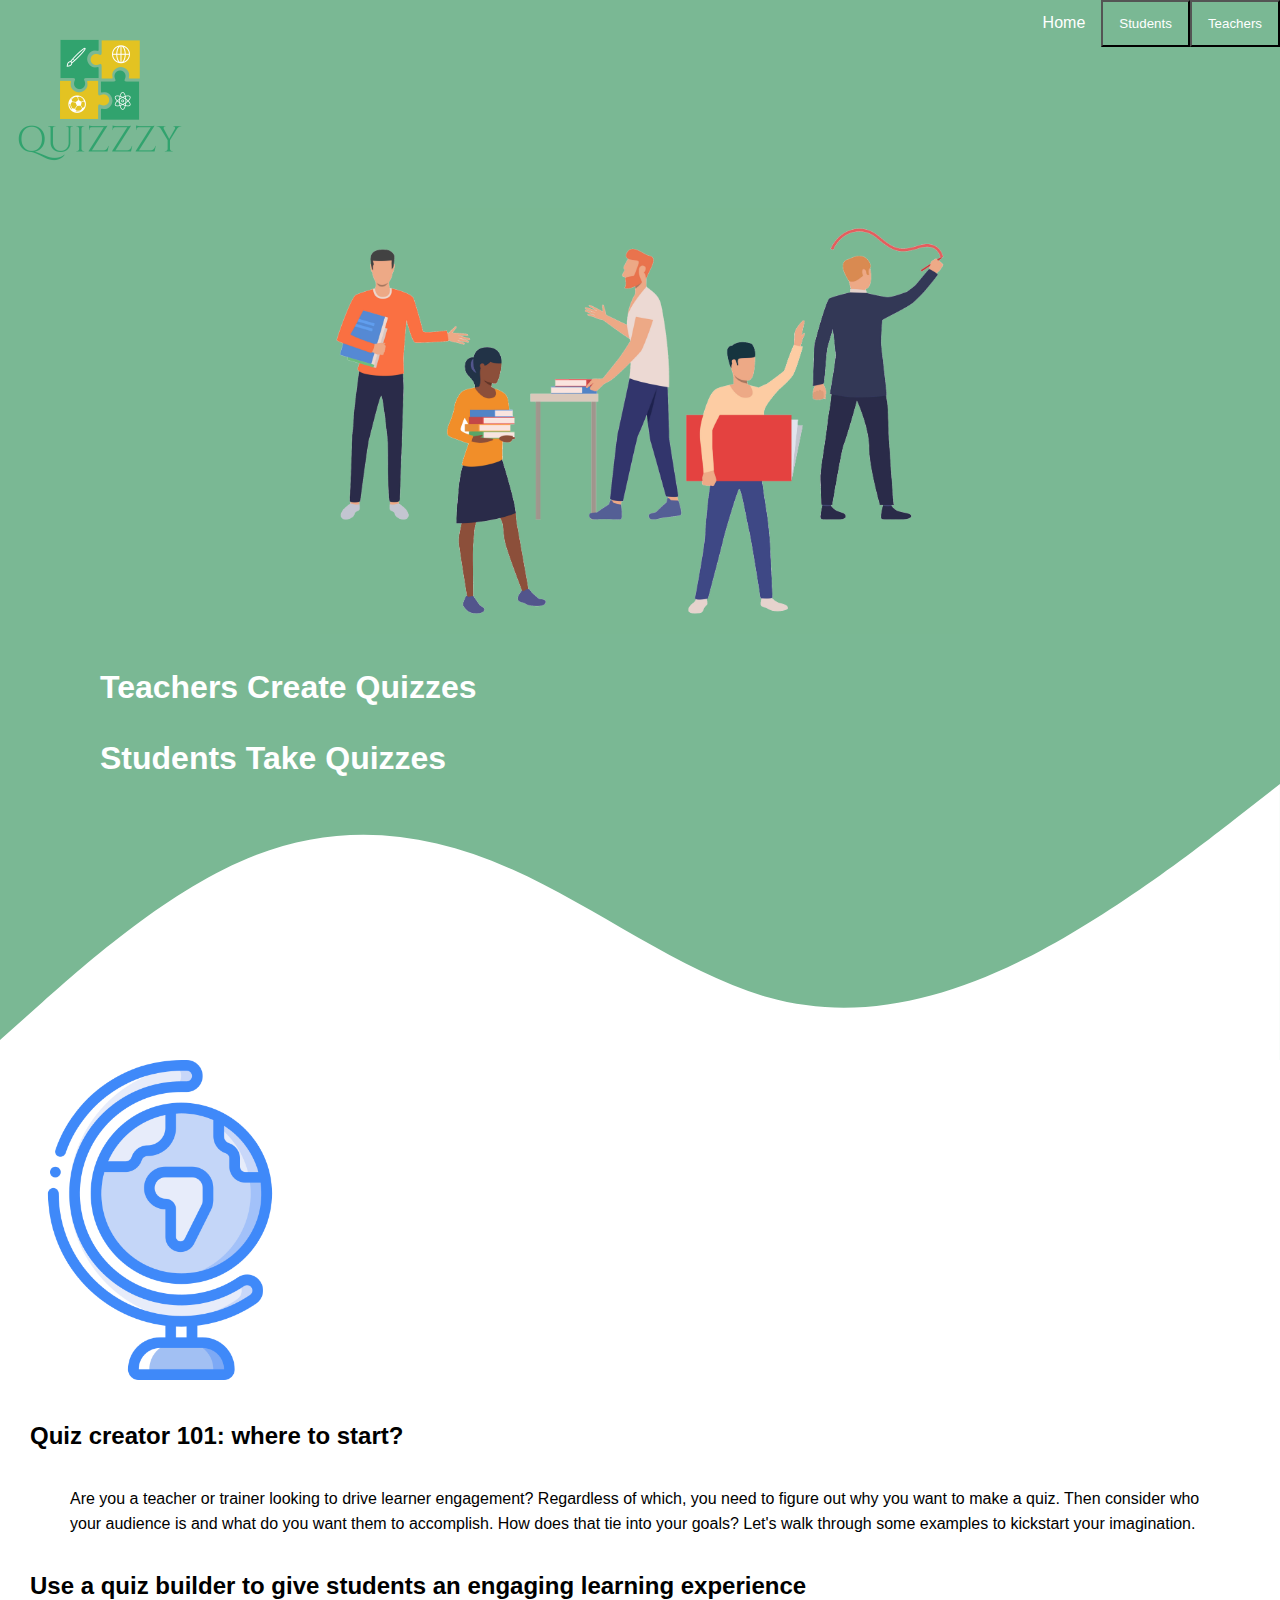
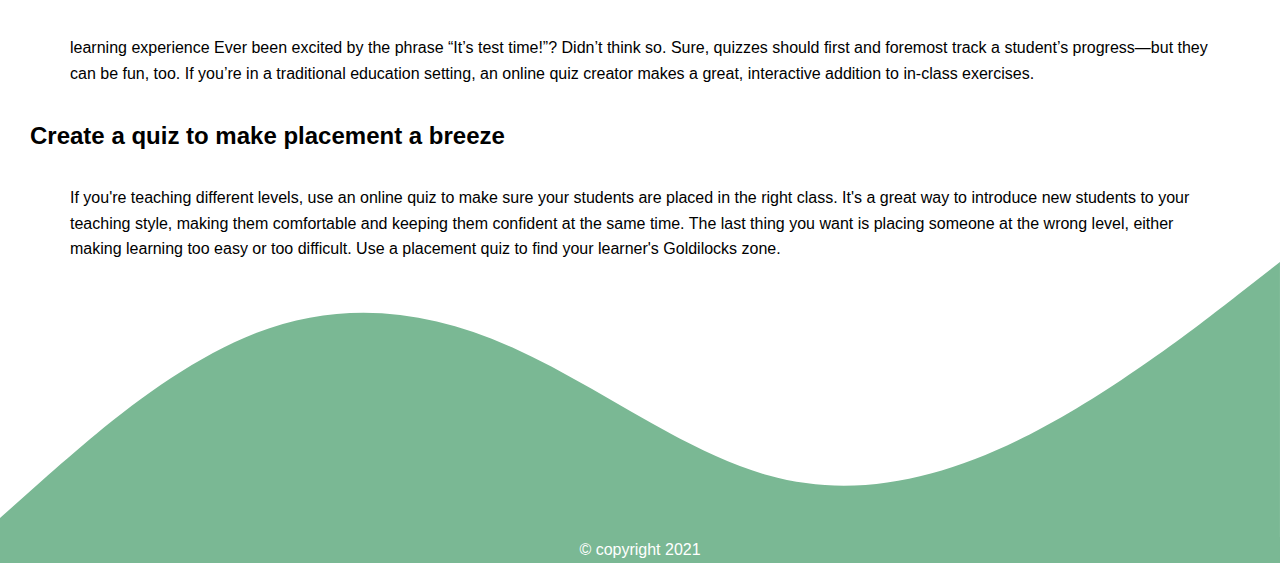
<file: index.html>
<!DOCTYPE html>
<html lang="en">
  <head>
    <meta charset="UTF-8" />
    <meta http-equiv="X-UA-Compatible" content="IE=edge" />
    <meta name="viewport" content="width=device-width, initial-scale=1.0" />
    <title>Quizzzy</title>
    <link
      rel="shortcut icon"
      type="image/png"
      size="64x64"
      href="img/favicon.ico"
    />
    <link rel="stylesheet" href="styles.css" />
    <link
      rel="stylesheet"
      href="https://pro.fontawesome.com/releases/v5.10.0/css/all.css"
      integrity="sha384-AYmEC3Yw5cVb3ZcuHtOA93w35dYTsvhLPVnYs9eStHfGJvOvKxVfELGroGkvsg+p"
      crossorigin="anonymous"
    />
  </head>
  <body>
    <div class="">
      <nav class="primary-color">
        <a href="index.html">
          <img class="primary-color" src="img/QUIZZY LOGO.png" alt="logo"
          class="logo /></a
        >
    <ul class="navbar">
      <a href="teacher.html"><button class="btns">Teachers</button></a>
      <a href="students.html"><button class="btns">Students</button></a>
      <li>
        <a href="#home"
          ><i class="fas fa-home-lg-alt primary-color"></i> Home</a
        >
      </li>
    </ul>
  </nav>
  
    
 

  <!-- <div class="lh hero primary-color center">
    <div class="lside">
      <h1 class="primary-color">Teachers Create Quizzes and</h1>
    </div>
    <div class="lside">
      <h1 class="primary-color">Students Take Quizzes</h1>
    </div> -->
    <div class="center"><img class="center" src="img/teachers.jpg" width="50%" alt="" /></div>
   <P ><h1 class="hero">Teachers Create Quizzes</h1><h1 class="hero">Students Take Quizzes</h1> 
    <!-- <p class="sm">
    School vector created by katemangostar - www.freepik.com
  </p> -->
</P>
    

  <!-- <p class="sm rside">
    School vector created by katemangostar - www.freepik.com
  </p> -->

  <svg
    class="primary-color"
    xmlns="http://www.w3.org/2000/svg"
    viewBox="0 0 1440 310"
  >
    <path
      fill="#fff"
      fill-opacity="1"
      d="M0,288L48,245.3C96,203,192,117,288,80C384,43,480,53,576,96C672,139,768,213,864,240C960,267,1056,245,1152,197.3C1248,149,1344,75,1392,37.3L1440,0L1440,320L1392,320C1344,320,1248,320,1152,320C1056,320,960,320,864,320C768,320,672,320,576,320C480,320,384,320,288,320C192,320,96,320,48,320L0,320Z"
    ></path>
  </svg>
  <section class="white">
    <section>
      <!-- <div class="container"></div> -->
    
          <div class="move rside">
     
         
       
      </section>
    </section>
    <section class="white">
      <img class="globe" src="img/globe.png" alt="" />
            <div >
              <h2>Quiz creator 101: where to start? </h2> <p>
                Are you a teacher or trainer looking to drive learner engagement? Regardless of which, you need to figure out why you want to make a quiz. Then consider who your audience is and what do you want them to accomplish. How does that tie into your goals? Let's walk through some examples to kickstart your imagination.</p>




              <h2>Use a quiz builder to give students an engaging learning experience</h2>
              <p> learning experience
                Ever been excited by the phrase “It’s test time!”? Didn’t think so. Sure, quizzes should first and foremost track a student’s progress—but they can be fun, too. If you’re in a traditional education setting, an online quiz creator makes a great, interactive addition to in-class exercises.</p>
              
              
            
            <h2>Create a quiz to make placement a breeze</h2> <p>
                If you're teaching different levels, use an online quiz to make sure your students are placed in the right class. It's a great way to introduce new students to your teaching style, making them comfortable and keeping them confident at the same time. The last thing you want is placing someone at the wrong level, either making learning too easy or too difficult. Use a placement quiz to find your learner's Goldilocks zone.</p>
          </div>
        </section>
    <script src="app.js"></script>
  </body>
  <svg class="white" xmlns="http://www.w3.org/2000/svg" viewBox="0 0 1440 310">
    <path
      fill="rgb(122, 184, 148)"
      fill-opacity="1"
      d="M0,288L48,245.3C96,203,192,117,288,80C384,43,480,53,576,96C672,139,768,213,864,240C960,267,1056,245,1152,197.3C1248,149,1344,75,1392,37.3L1440,0L1440,320L1392,320C1344,320,1248,320,1152,320C1056,320,960,320,864,320C768,320,672,320,576,320C480,320,384,320,288,320C192,320,96,320,48,320L0,320Z"
    ></path>
  </svg>

  <footer class="primary-color">&copy; copyright 2021</footer>
</html>
</file>
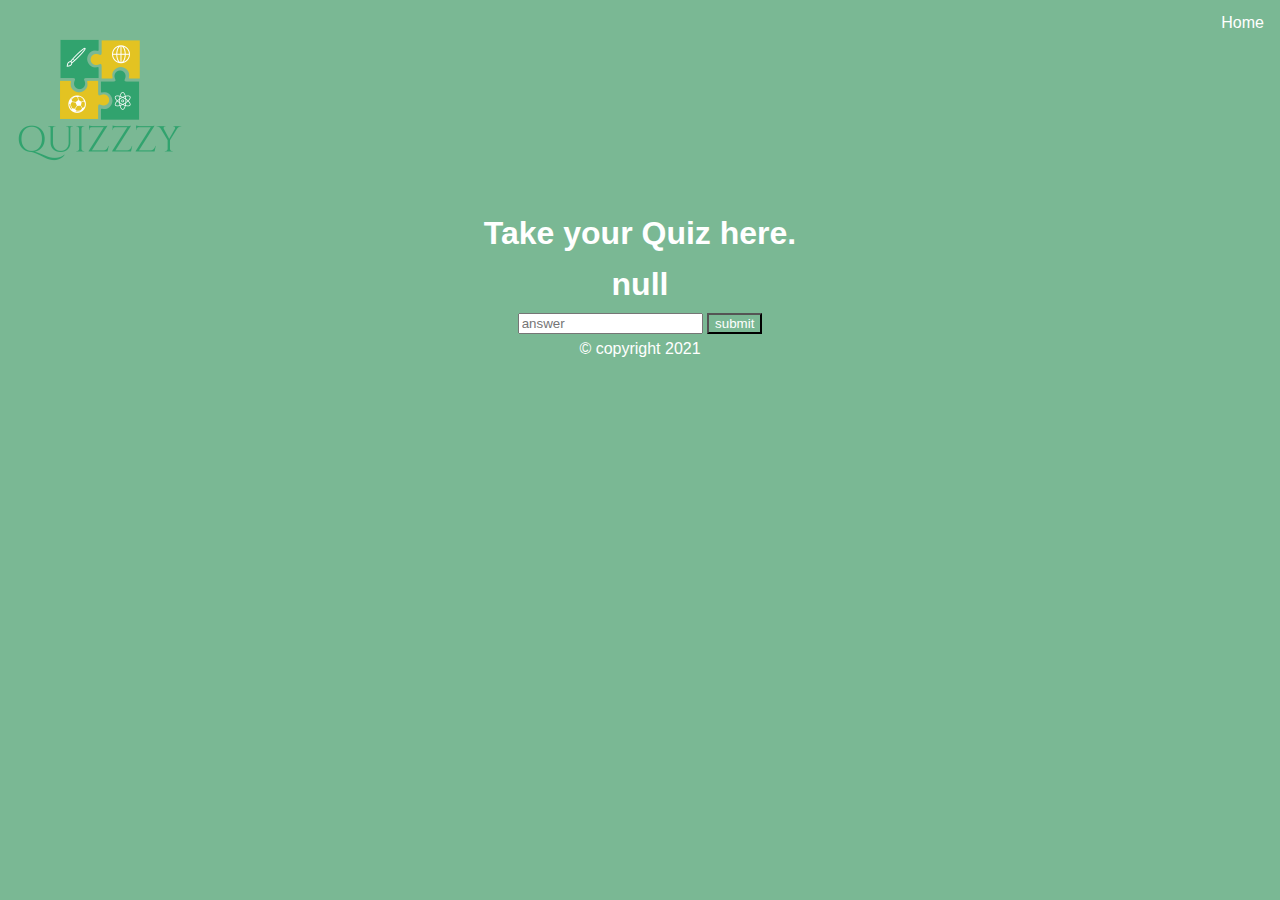
<file: students.html>
<!DOCTYPE html>
<html lang="en">
  <head>
    <meta charset="UTF-8" />
    <meta http-equiv="X-UA-Compatible" content="IE=edge" />
    <meta name="viewport" content="width=device-width, initial-scale=1.0" />
    <title>Quizzzy students</title>
    <link
      rel="shortcut icon"
      type="image/png"
      size="64x64"
      href="img/favicon.ico"
    />
    <link rel="stylesheet" href="styles.css" />
    <link
      rel="stylesheet"
      href="https://pro.fontawesome.com/releases/v5.10.0/css/all.css"
      integrity="sha384-AYmEC3Yw5cVb3ZcuHtOA93w35dYTsvhLPVnYs9eStHfGJvOvKxVfELGroGkvsg+p"
      crossorigin="anonymous"
    />
    <!-- <link
      href="https://cdn.jsdelivr.net/npm/bootstrap@5.0.0-beta3/dist/css/bootstrap.min.css"
      rel="stylesheet"
      integrity="sha384-eOJMYsd53ii+scO/bJGFsiCZc+5NDVN2yr8+0RDqr0Ql0h+rP48ckxlpbzKgwra6"
      crossorigin="anonymous"
    /> -->
  </head>
  <body onload="students()">
    <nav class="primary-color">
      <a href="index.html">
        <img class="primary-color" src="img/QUIZZY LOGO.png" alt="logo"
        class="logo /></a
      >
      <ul class="navbar">
        <li>
          <a href="index.html"
            ><i class="fas fa-home-lg-alt primary-color"></i> Home</a
          >
        </li>
      </ul>
    </nav>
    <div id="questions" class="primary-color">
      <div class="primary-color center">
        <h1 class="primary-color">Take your Quiz here.</h1>
        <h1 id="question" class="primary-color">hello</h1>
      </div>
      <div id="question-details" class="primary-color center">
        <input placeholder="answer" type="text" id="studentanswer" />
        <button id="submit" onclick="nextQuestion()">submit</button
        ><span id="err"></span>
      </div>
    </div>
    <div id="score" class="primary-color">
      <h1>Score</h1>
      <h2 id="scoreQuestion" class="primary-color">Total Questions</h2>
      <h2 id="scoreCorrect" class="primary-color">Correct Answers</h2>
      <h2 id="wrongAnswer" class="primary-color">Wrong Answers</h2>
    </div>
  </body>
  <script src="app.js"></script>
  <footer class="primary-color">&copy; copyright 2021</footer>
</html>
</file>
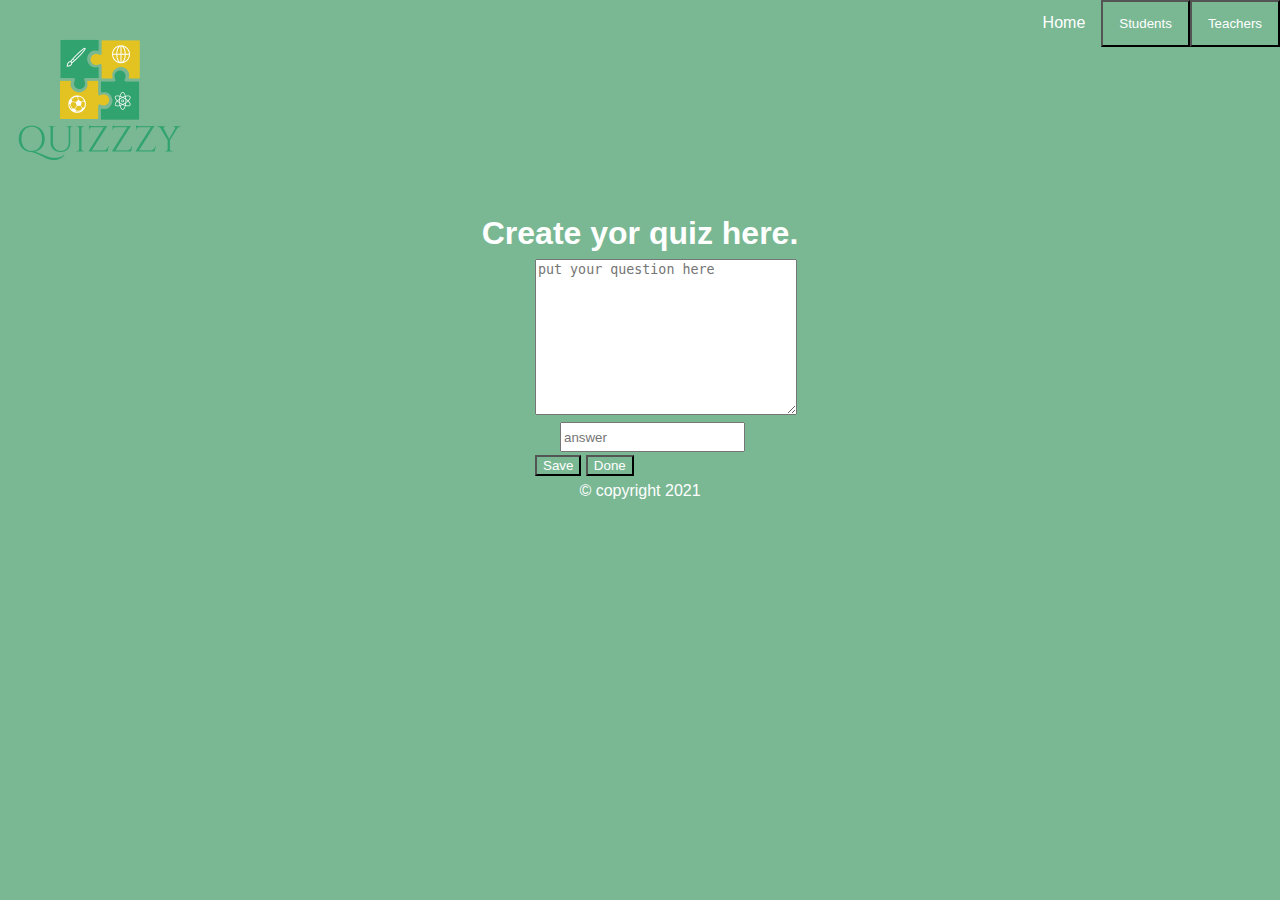
<file: teacher.html>
<!DOCTYPE html>
<html lang="en">
  <head>
    <meta charset="UTF-8" />
    <meta http-equiv="X-UA-Compatible" content="IE=edge" />
    <meta name="viewport" content="width=device-width, initial-scale=1.0" />
    <title>Quizzzy teachers</title>
    <link
      rel="shortcut icon"
      type="image/png"
      size="64x64"
      href="img/favicon.ico"
    />
    <link rel="stylesheet" href="styles.css" />
    <link
      rel="stylesheet"
      href="https://pro.fontawesome.com/releases/v5.10.0/css/all.css"
      integrity="sha384-AYmEC3Yw5cVb3ZcuHtOA93w35dYTsvhLPVnYs9eStHfGJvOvKxVfELGroGkvsg+p"
      crossorigin="anonymous"
    />
    <!-- <link
      href="https://cdn.jsdelivr.net/npm/bootstrap@5.0.0-beta3/dist/css/bootstrap.min.css"
      rel="stylesheet"
      integrity="sha384-eOJMYsd53ii+scO/bJGFsiCZc+5NDVN2yr8+0RDqr0Ql0h+rP48ckxlpbzKgwra6"
      crossorigin="anonymous"
    /> -->
  </head>
  <body>
    <nav class="primary-color">
      <img class="primary-color" src="img/QUIZZY LOGO.png" alt="logo" class="/>
      <ul class="navbar">
        <a href="teacher.html"><button class="btns">Teachers</button></a>
        <a href="students.html"><button class="btns">Students</button></a>

        <li>
          <a href="index.html"
            ><i class="fas fa-home-lg-alt primary-color"></i> Home</a
          >
        </li>
      </ul>
    </nav>
    <div class="center">
      <h1 class="primary-color">Create yor quiz here.</h1>
    </div>
    <div class="primary-color form">
      <div>
        <label for=""></label>
        <textarea
          placeholder="put your question here"
          name=""
          id="myTextarea"
          cols="30"
          rows="10"
        ></textarea>
      </div>
      <label for=""></label>
      <input placeholder="answer" id="answer" name="answer" type="text" />
      <button onclick="mySave()">Save</button>
      <button onclick="done()">Done</button>
    </div>
  </body>
  <script src="app.js"></script>

  <footer class="primary-color">&copy; copyright 2021</footer>
</html>
<!-- <script>function students() {
  for (var i = 0; i < id; ++i) {
    let h = document.createElement("h1");
    h.innerHtml = localStorage.getItem(localStorage.key(i));
    document.body.appendChild(h);
  }
  // var questionsList = localStorage.getItem();
  // for (var i = 0; i < id; ++i) {
  //   localStorageItems += `<h1>${localStorage.getItem(
  //     localStorage.key(i)
  //   )}</h1>`;
  // }
  // document.querySelector("#question").innerHTML = localStorageItems;

  // for (i = 0; i < id; i++) {
  //   var h = document.createElement("h1");
  //

  //   document.body.appendChild(h);
  // }
}</script> -->
</file>
<file: styles.css>
* {
  box-sizing: border-box;
  padding-right: 20;
  margin: 0;

  scroll-behavior: smooth;
}
.primary-color {
  background-color: rgb(122, 184, 148);
  color: white;
}

body {
  font-family: sans-serif;
  overflow-x: hidden;
  width: 100vw;
  height: 100vh;
  background-color: rgb(122, 184, 148);
  line-height: 1.6;
}
p {
  margin: 0px 70px 0px 70px;
}
.logo {
  max-width: 10%;
}
.hero {
  color: #fff;
  display: block;
  margin-top: 20px;
  margin-left: 100px;
}
.white {
  background-color: white;
}
.btns {
  float: right;
  padding: 14px 16px;
  background-color: rgb(122, 184, 148);
  color: #fff;
}
button:hover {
  background-color: rgb(155, 243, 192);
}
.btns a {
  color: #fff;
  text-decoration: none;
}

ul {
  list-style-type: none;
  margin: 0;
  padding: 0;
  background-color: #333;
}

li {
  float: right;
  display: inline;
  margin-top: 10px;
}

li a {
  display: inline;
  text-align: center;
  padding: 14px 16px;
  text-decoration: none;
  color: #fff;
  background-color: rgb(122, 184, 148);
}

svg {
  display: block;
}
.nav button {
  margin-top: 15px;
}
h1 .lside {
  margin-top: 90px;
  width: 46%;
  float: left;
  /* color: white; */
}
.lh {
  line-height: 01.6;
}

.rside {
  margin-right: 0;
  float: right;
  display: inline-block;
  width: 36%;
  background-color: rgb(122, 184, 148);
}
.container .move {
  background-color: white;
}
.globe {
  width: 25%;
}
footer {
  text-align: center;
  color: white;
}

.question {
  background-color: rgb(155, 243, 192);
  text-align: center;
  margin: 30px;
  padding: 50px;
  overflow: hidden;
}
.center {
  text-align: center;
}
h2 {
  padding: 30px;
  margin: 0px;
  background-color: #fff;
}

#score {
  display: none;
}
#questions {
  display: block;
}

button {
  background-color: rgb(122, 184, 148);
  color: white;
}
.form {
  margin: 0 auto;
  width: 210px;
}

.form input {
  display: block;
  text-align: left;
  float: right;
  height: 30px;
}
@media only screen and (max-width: 800px) {
  body {
    /* background-color: white; */
  }
}
/*  */
</file>
